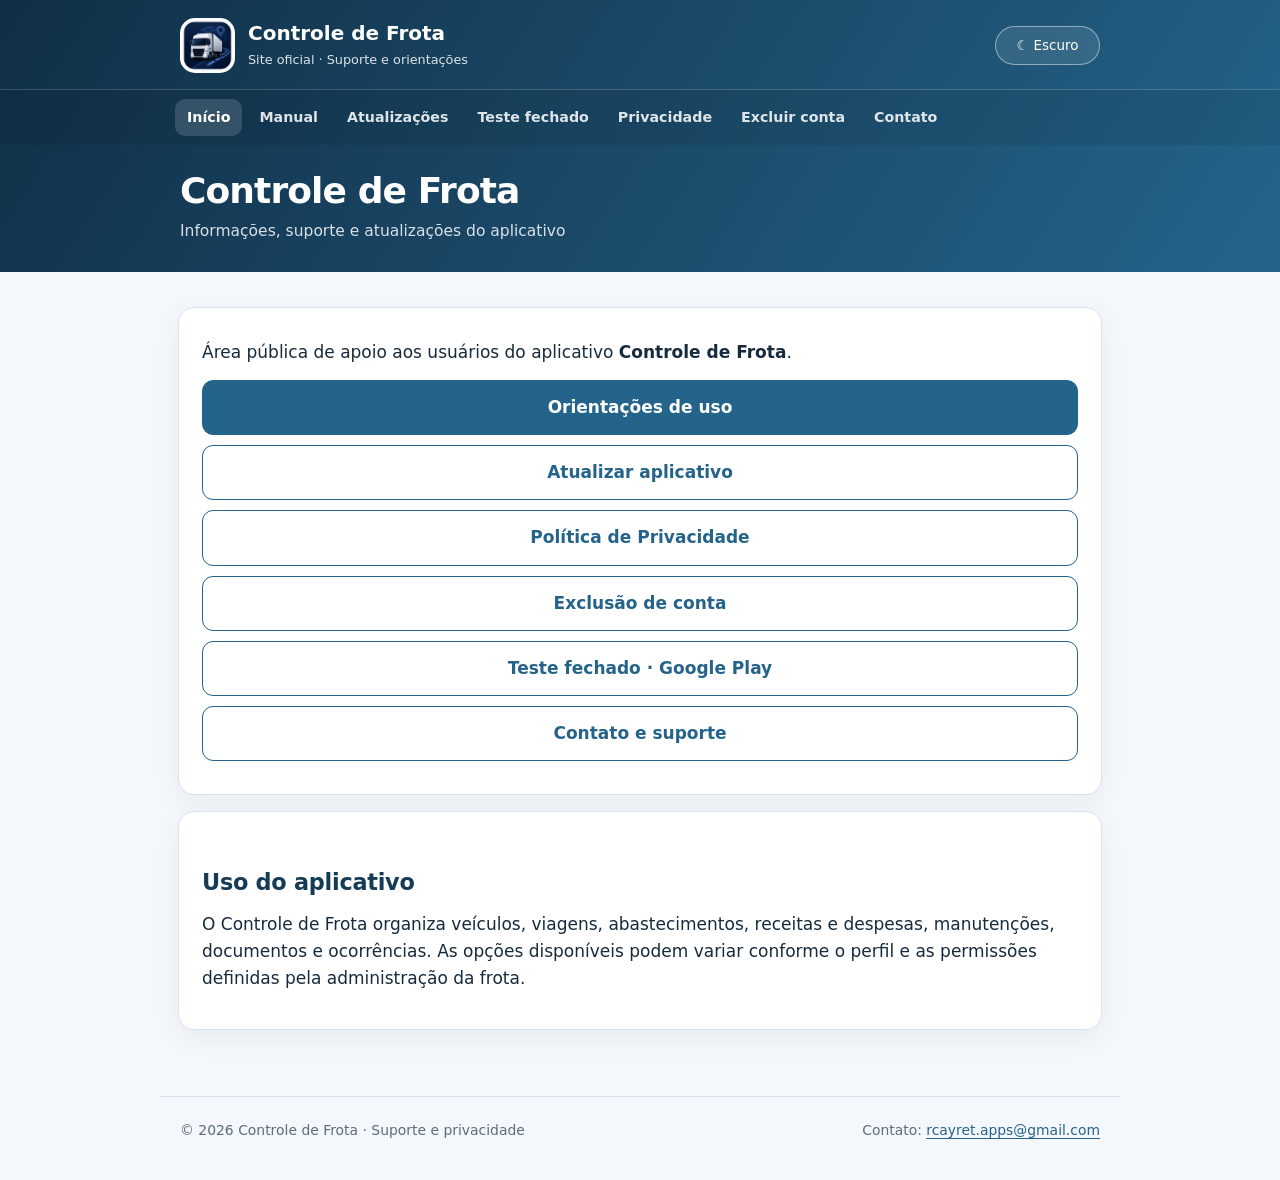
<file: index.html>
<!doctype html><html lang="pt-BR"><head><meta charset="utf-8"><meta name="viewport" content="width=device-width,initial-scale=1"><title>Controle de Frota</title><link rel="stylesheet" href="css/style.css">  <script src="assets/theme.js" defer></script>
</head><body>
<header class="site-header">
  <div class="header-inner">
    <a class="brand" href="" aria-label="Controle de Frota, início">
      <img src="assets/app_icon.png" alt="" width="55" height="55">
      <span><span class="brand-name">Controle de Frota</span><span class="brand-subtitle">Site oficial · Suporte e orientações</span></span>
    </a>
    <button type="button" class="theme-toggle" data-theme-toggle aria-label="Alternar tema" title="Alternar tema"><span class="theme-icon" aria-hidden="true">☾</span><span class="theme-label">Escuro</span></button>
  </div>
  <nav class="site-nav" aria-label="Navegação principal"><div class="site-nav-inner"><a href="" aria-current="page">Início</a> <a href="manual/">Manual</a> <a href="atualizar/">Atualizações</a> <a href="teste/">Teste fechado</a> <a href="privacidade/">Privacidade</a> <a href="excluir-conta/">Excluir conta</a> <a href="contato/">Contato</a></div></nav>
  <div class="page-heading"><h1>Controle de Frota</h1><p class="subtitle">Informações, suporte e atualizações do aplicativo</p></div>
</header>
<main>
<div class="card"><p>Área pública de apoio aos usuários do aplicativo <strong>Controle de Frota</strong>.</p>
<a class="button" href="manual/">Orientações de uso</a>
<a class="button secondary" href="atualizar/">Atualizar aplicativo</a>
<a class="button secondary" href="privacidade/">Política de Privacidade</a>
<a class="button secondary" href="excluir-conta/">Exclusão de conta</a>
<a class="button secondary" href="teste/">Teste fechado · Google Play</a>
<a class="button secondary" href="contato/">Contato e suporte</a></div>
<div class="card"><h2>Uso do aplicativo</h2><p>O Controle de Frota organiza veículos, viagens, abastecimentos, receitas e despesas, manutenções, documentos e ocorrências. As opções disponíveis podem variar conforme o perfil e as permissões definidas pela administração da frota.</p></div>
</main><footer id="footer"><div class="footer-inner"><span>© 2026 Controle de Frota · Suporte e privacidade</span><span>Contato: <a href="mailto:rcayret.apps@gmail.com">rcayret.apps@gmail.com</a></span></div></footer></body></html>
</file>
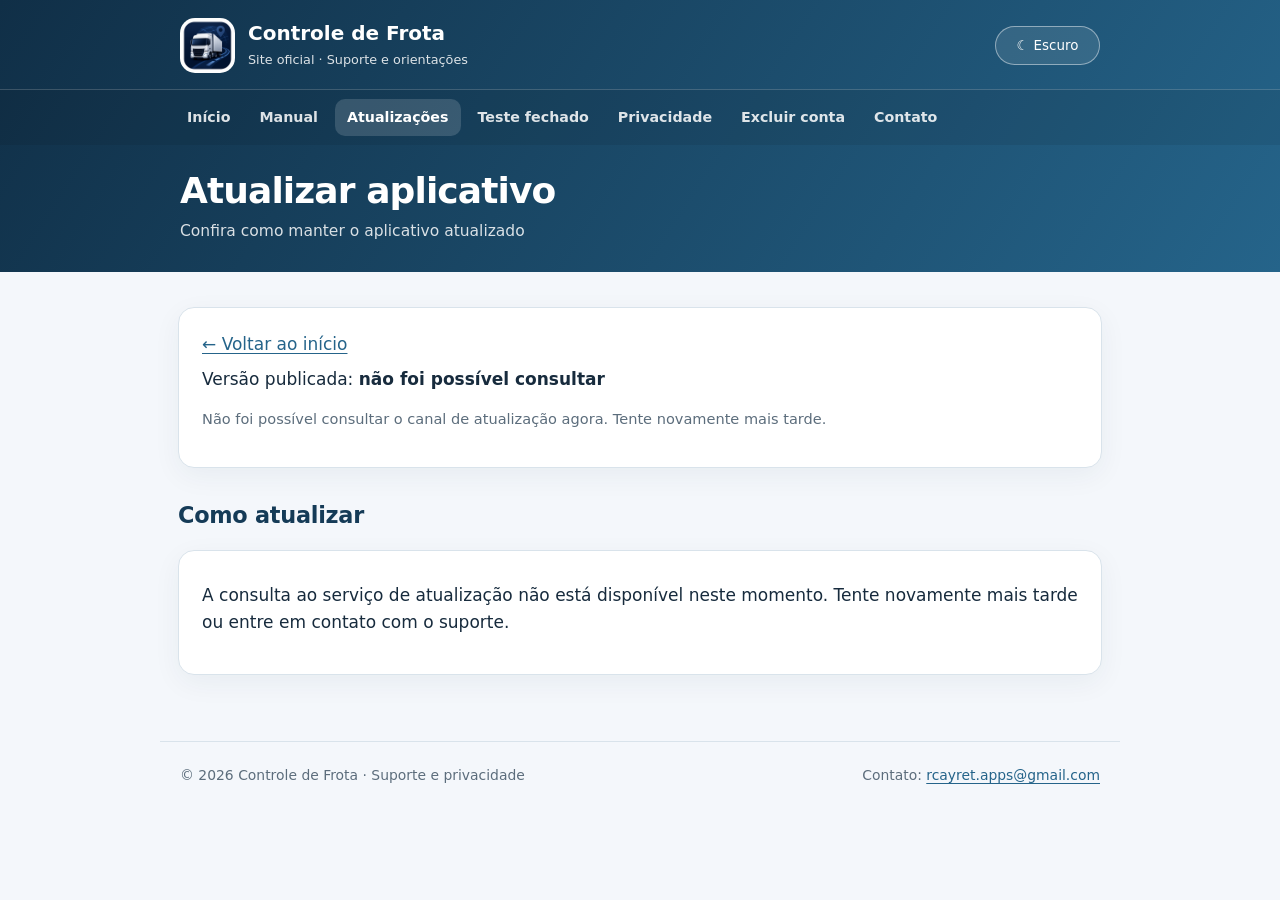
<file: atualizar/index.html>
<!doctype html>
<html lang="pt-BR">
<head>
  <meta charset="utf-8">
  <meta name="viewport" content="width=device-width,initial-scale=1">
  <title>Atualizar - Controle de Frota</title>
  <link rel="stylesheet" href="../css/style.css">
  <script src="../assets/release-service.js" defer></script>
  <script src="../assets/theme.js" defer></script>
</head>
<body>
<header class="site-header">
  <div class="header-inner">
    <a class="brand" href="../" aria-label="Controle de Frota, início">
      <img src="../assets/app_icon.png" alt="" width="55" height="55">
      <span><span class="brand-name">Controle de Frota</span><span class="brand-subtitle">Site oficial · Suporte e orientações</span></span>
    </a>
    <button type="button" class="theme-toggle" data-theme-toggle aria-label="Alternar tema" title="Alternar tema"><span class="theme-icon" aria-hidden="true">☾</span><span class="theme-label">Escuro</span></button>
  </div>
  <nav class="site-nav" aria-label="Navegação principal"><div class="site-nav-inner"><a href="../">Início</a> <a href="../manual/">Manual</a> <a href="../atualizar/" aria-current="page">Atualizações</a> <a href="../teste/">Teste fechado</a> <a href="../privacidade/">Privacidade</a> <a href="../excluir-conta/">Excluir conta</a> <a href="../contato/">Contato</a></div></nav>
  <div class="page-heading"><h1>Atualizar aplicativo</h1><p class="subtitle">Confira como manter o aplicativo atualizado</p></div>
</header>

<main>
  <div class="card">
    <a href="../">← Voltar ao início</a>
    <p>Versão publicada: <strong id="version">consultando...</strong></p>
    <p id="message" class="small" hidden></p>
    <p id="status" class="small">Consultando a versão disponível...</p>
    <a id="update-button" class="button disabled" href="#" hidden>Carregando...</a>
  </div>

  <h2 id="instructions-title">Como atualizar</h2>
  <div id="instructions" class="card">
    <p>Consultando o canal de distribuição...</p>
  </div>
</main>

<footer id="footer"><div class="footer-inner"><span>© 2026 Controle de Frota · Suporte e privacidade</span><span>Contato: <a href="mailto:rcayret.apps@gmail.com">rcayret.apps@gmail.com</a></span></div></footer>

<script>
window.addEventListener('DOMContentLoaded', async () => {
  const version = document.getElementById('version');
  const message = document.getElementById('message');
  const status = document.getElementById('status');
  const button = document.getElementById('update-button');
  const instructions = document.getElementById('instructions');

  const showButton = (href, text) => {
    button.href = href;
    button.textContent = text;
    button.classList.remove('disabled');
    button.hidden = false;
  };

  try {
    const c = await window.ControleFrotaReleaseService.load();

    version.textContent = `${c.latest_version || '-'} (build ${c.latest_build ?? '-'})`;

    if (c.update_message) {
      message.textContent = c.update_message;
      message.hidden = false;
    }

    const channel = (c.distribution_channel || 'manual_apk').toLowerCase();

    if (channel === 'google_play') {
      const playUrl = c.play_store_url || window.ControleFrotaReleaseService.playStoreUrl;

      status.textContent = c.force_update
        ? 'Há uma atualização obrigatória disponível no Google Play.'
        : 'As atualizações deste aplicativo são distribuídas pelo Google Play.';

      showButton(playUrl, 'Abrir no Google Play');

      instructions.innerHTML = `
        <ol>
          <li>Toque em <strong>Abrir no Google Play</strong>.</li>
          <li>Se o botão <strong>Atualizar</strong> estiver disponível, toque nele.</li>
          <li>Aguarde o Google Play concluir a atualização.</li>
        </ol>
        <div class="note">
          Sempre que possível, sincronize registros offline pendentes antes de atualizar.
          A atualização pelo Google Play é instalada sobre a versão existente.
        </div>
      `;
    } else {
      status.textContent = c.force_update
        ? 'Esta atualização foi marcada como obrigatória.'
        : 'Esta é a versão mais recente informada pelo sistema.';

      showButton(window.ControleFrotaReleaseService.latestApkUrl, 'Baixar versão mais recente');

      instructions.innerHTML = `
        <ol>
          <li>Toque em <strong>Baixar versão mais recente</strong>.</li>
          <li>Abra o arquivo APK no Android.</li>
          <li>Autorize a instalação/atualização quando solicitado.</li>
          <li>Instale <strong>por cima da versão existente</strong>.</li>
        </ol>
        <div class="note warning">
          <strong>Não desinstale a versão anterior</strong> se houver registros offline
          pendentes de sincronização.
        </div>
      `;
    }
  } catch (e) {
    version.textContent = 'não foi possível consultar';
    status.textContent = 'Não foi possível consultar o canal de atualização agora. Tente novamente mais tarde.';
    button.hidden = true;
    instructions.innerHTML = `
      <p>
        A consulta ao serviço de atualização não está disponível neste momento.
        Tente novamente mais tarde ou entre em contato com o suporte.
      </p>
    `;
    console.error(e);
  }
});
</script>
</body>
</html>
</file>
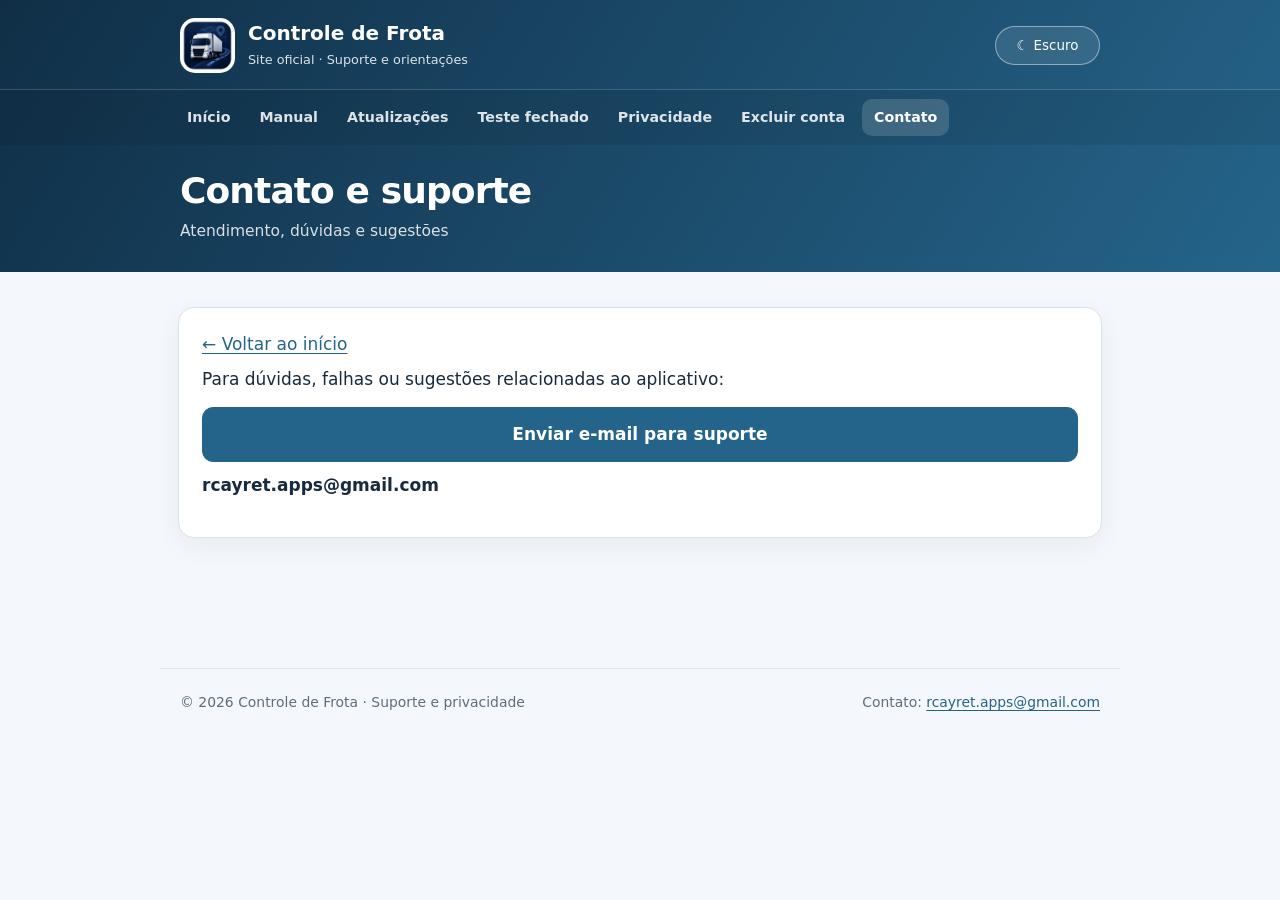
<file: contato/index.html>
<!doctype html><html lang="pt-BR"><head><meta charset="utf-8"><meta name="viewport" content="width=device-width,initial-scale=1"><title>Contato - Controle de Frota</title><link rel="stylesheet" href="../css/style.css">  <script src="../assets/theme.js" defer></script>
</head><body>
<header class="site-header">
  <div class="header-inner">
    <a class="brand" href="../" aria-label="Controle de Frota, início">
      <img src="../assets/app_icon.png" alt="" width="55" height="55">
      <span><span class="brand-name">Controle de Frota</span><span class="brand-subtitle">Site oficial · Suporte e orientações</span></span>
    </a>
    <button type="button" class="theme-toggle" data-theme-toggle aria-label="Alternar tema" title="Alternar tema"><span class="theme-icon" aria-hidden="true">☾</span><span class="theme-label">Escuro</span></button>
  </div>
  <nav class="site-nav" aria-label="Navegação principal"><div class="site-nav-inner"><a href="../">Início</a> <a href="../manual/">Manual</a> <a href="../atualizar/">Atualizações</a> <a href="../teste/">Teste fechado</a> <a href="../privacidade/">Privacidade</a> <a href="../excluir-conta/">Excluir conta</a> <a href="../contato/" aria-current="page">Contato</a></div></nav>
  <div class="page-heading"><h1>Contato e suporte</h1><p class="subtitle">Atendimento, dúvidas e sugestões</p></div>
</header><main><div class="card"><a href="../">← Voltar ao início</a><p>Para dúvidas, falhas ou sugestões relacionadas ao aplicativo:</p><a class="button" href="mailto:rcayret.apps@gmail.com?subject=Controle%20de%20Frota%20-%20Suporte">Enviar e-mail para suporte</a><p><strong>rcayret.apps@gmail.com</strong></p></div></main><footer id="footer"><div class="footer-inner"><span>© 2026 Controle de Frota · Suporte e privacidade</span><span>Contato: <a href="mailto:rcayret.apps@gmail.com">rcayret.apps@gmail.com</a></span></div></footer></body></html>
</file>
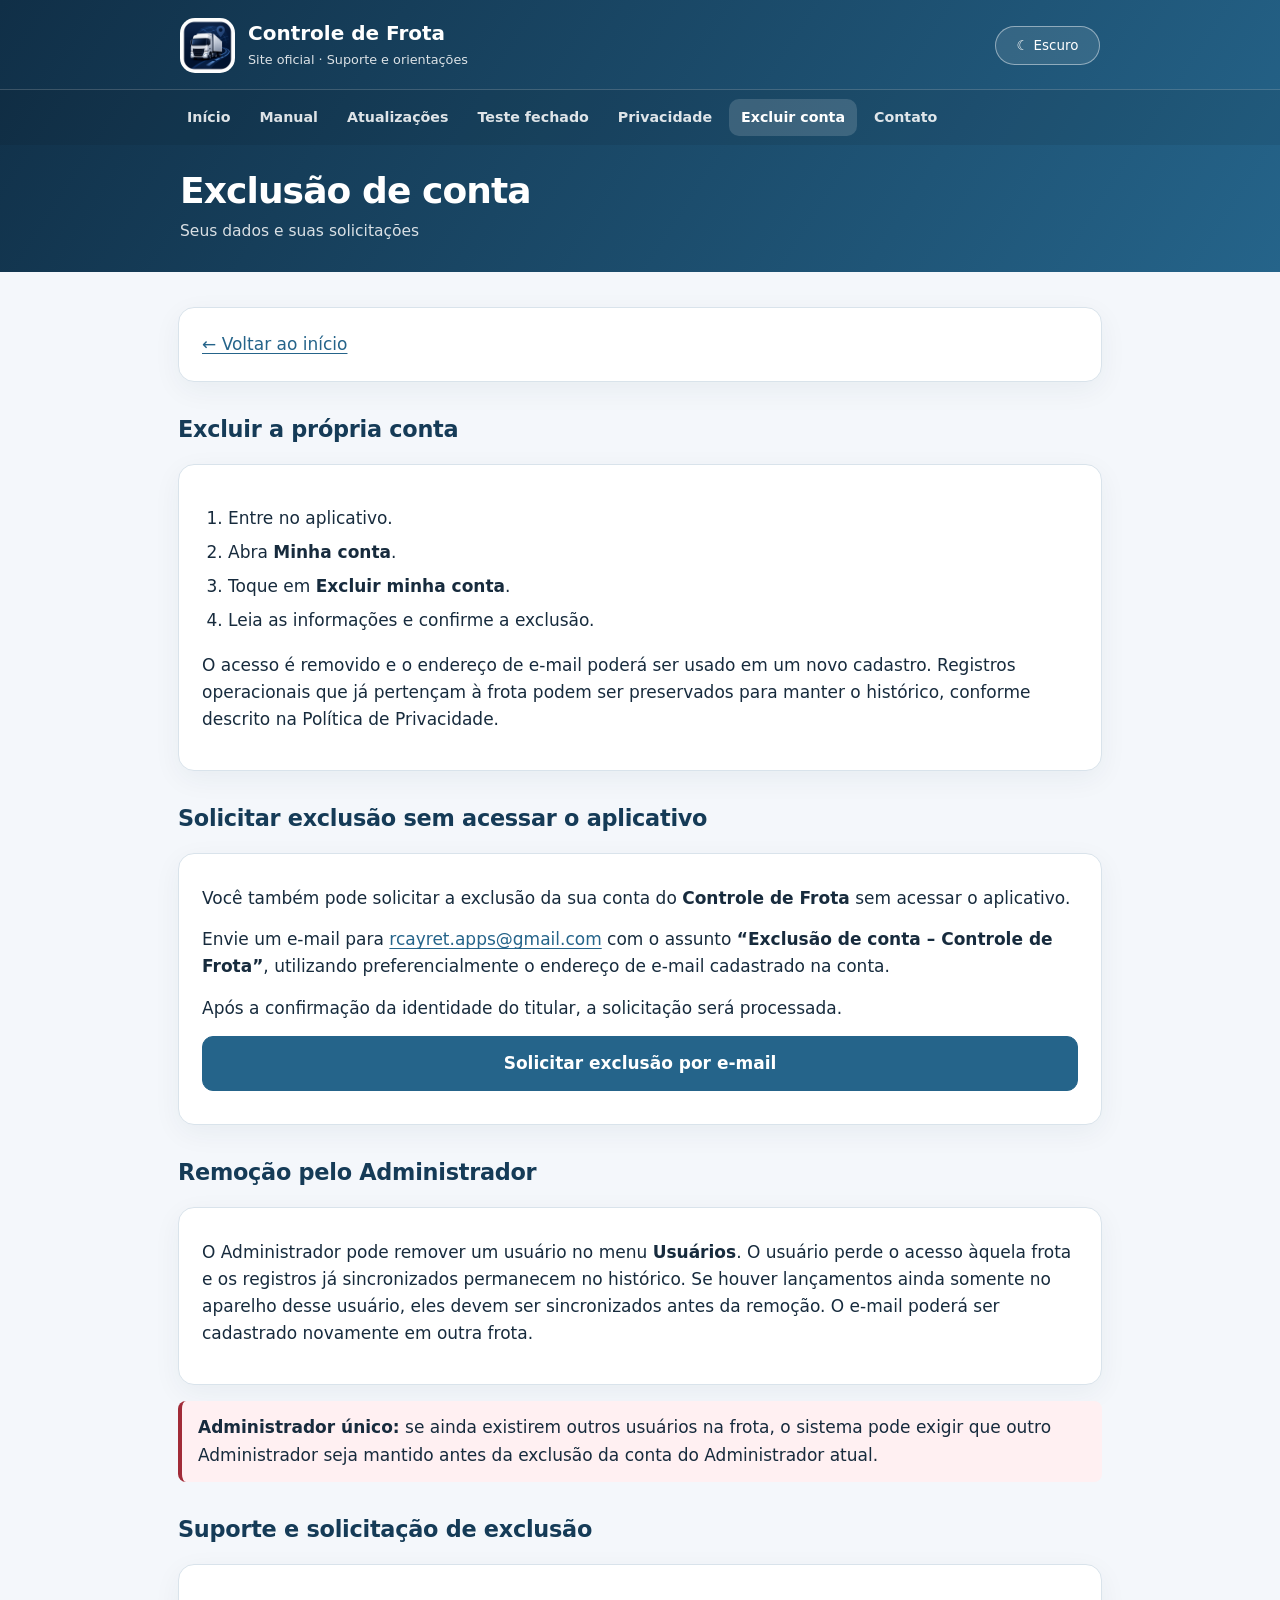
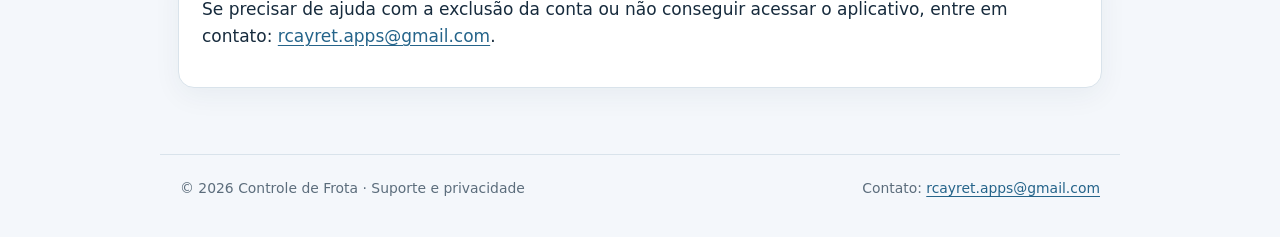
<file: excluir-conta/index.html>
<!doctype html>
<html lang="pt-BR">
<head>
  <meta charset="utf-8">
  <meta name="viewport" content="width=device-width,initial-scale=1">
  <title>Exclusão de conta - Controle de Frota</title>
  <link rel="stylesheet" href="../css/style.css">
  <script src="../assets/theme.js" defer></script>
</head>
<body>
<header class="site-header">
  <div class="header-inner">
    <a class="brand" href="../" aria-label="Controle de Frota, início">
      <img src="../assets/app_icon.png" alt="" width="55" height="55">
      <span><span class="brand-name">Controle de Frota</span><span class="brand-subtitle">Site oficial · Suporte e orientações</span></span>
    </a>
    <button type="button" class="theme-toggle" data-theme-toggle aria-label="Alternar tema" title="Alternar tema"><span class="theme-icon" aria-hidden="true">☾</span><span class="theme-label">Escuro</span></button>
  </div>
  <nav class="site-nav" aria-label="Navegação principal"><div class="site-nav-inner"><a href="../">Início</a> <a href="../manual/">Manual</a> <a href="../atualizar/">Atualizações</a> <a href="../teste/">Teste fechado</a> <a href="../privacidade/">Privacidade</a> <a href="../excluir-conta/" aria-current="page">Excluir conta</a> <a href="../contato/">Contato</a></div></nav>
  <div class="page-heading"><h1>Exclusão de conta</h1><p class="subtitle">Seus dados e suas solicitações</p></div>
</header>
<main>
  <div class="card"><a href="../">← Voltar ao início</a></div>

  <h2>Excluir a própria conta</h2>
  <div class="card">
    <ol>
      <li>Entre no aplicativo.</li>
      <li>Abra <strong>Minha conta</strong>.</li>
      <li>Toque em <strong>Excluir minha conta</strong>.</li>
      <li>Leia as informações e confirme a exclusão.</li>
    </ol>
    <p>
      O acesso é removido e o endereço de e-mail poderá ser usado em um novo cadastro.
      Registros operacionais que já pertençam à frota podem ser preservados para manter
      o histórico, conforme descrito na Política de Privacidade.
    </p>
  </div>

  <h2>Solicitar exclusão sem acessar o aplicativo</h2>
  <div class="card">
    <p>
      Você também pode solicitar a exclusão da sua conta do <strong>Controle de Frota</strong>
      sem acessar o aplicativo.
    </p>
    <p>
      Envie um e-mail para
      <a href="mailto:rcayret.apps@gmail.com?subject=Exclus%C3%A3o%20de%20conta%20-%20Controle%20de%20Frota">rcayret.apps@gmail.com</a>
      com o assunto <strong>“Exclusão de conta – Controle de Frota”</strong>,
      utilizando preferencialmente o endereço de e-mail cadastrado na conta.
    </p>
    <p>Após a confirmação da identidade do titular, a solicitação será processada.</p>
    <a class="button"
       href="mailto:rcayret.apps@gmail.com?subject=Exclus%C3%A3o%20de%20conta%20-%20Controle%20de%20Frota">
      Solicitar exclusão por e-mail
    </a>
  </div>

  <h2>Remoção pelo Administrador</h2>
  <div class="card">
    <p>
      O Administrador pode remover um usuário no menu <strong>Usuários</strong>.
      O usuário perde o acesso àquela frota e os registros já sincronizados permanecem
      no histórico. Se houver lançamentos ainda somente no aparelho desse usuário,
      eles devem ser sincronizados antes da remoção. O e-mail poderá ser cadastrado
      novamente em outra frota.
    </p>
  </div>

  <div class="note warning">
    <strong>Administrador único:</strong> se ainda existirem outros usuários na frota,
    o sistema pode exigir que outro Administrador seja mantido antes da exclusão da
    conta do Administrador atual.
  </div>

  <h2>Suporte e solicitação de exclusão</h2>
  <div class="card">
    <p>
      Se precisar de ajuda com a exclusão da conta ou não conseguir acessar o aplicativo,
      entre em contato: <a href="mailto:rcayret.apps@gmail.com">rcayret.apps@gmail.com</a>.
    </p>
  </div>
</main>
<footer id="footer"><div class="footer-inner"><span>© 2026 Controle de Frota · Suporte e privacidade</span><span>Contato: <a href="mailto:rcayret.apps@gmail.com">rcayret.apps@gmail.com</a></span></div></footer>
</body>
</html>
</file>
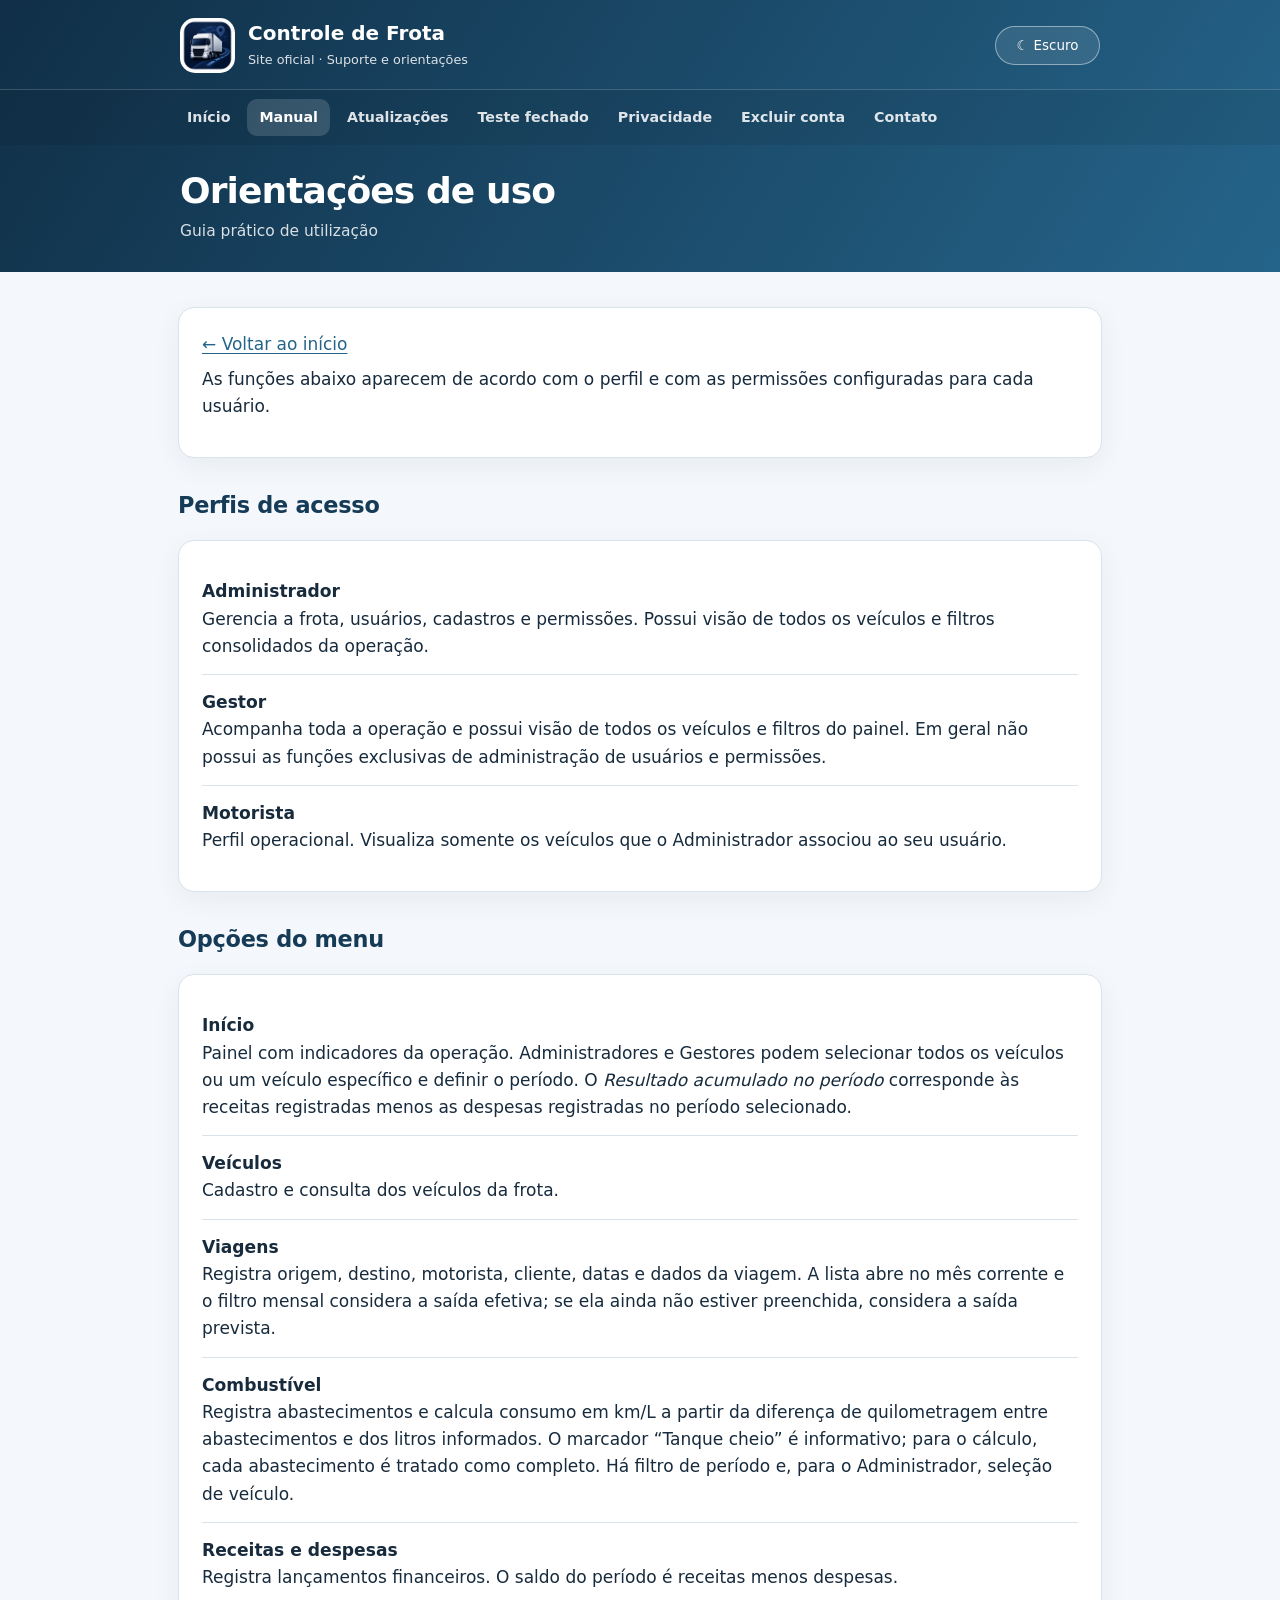
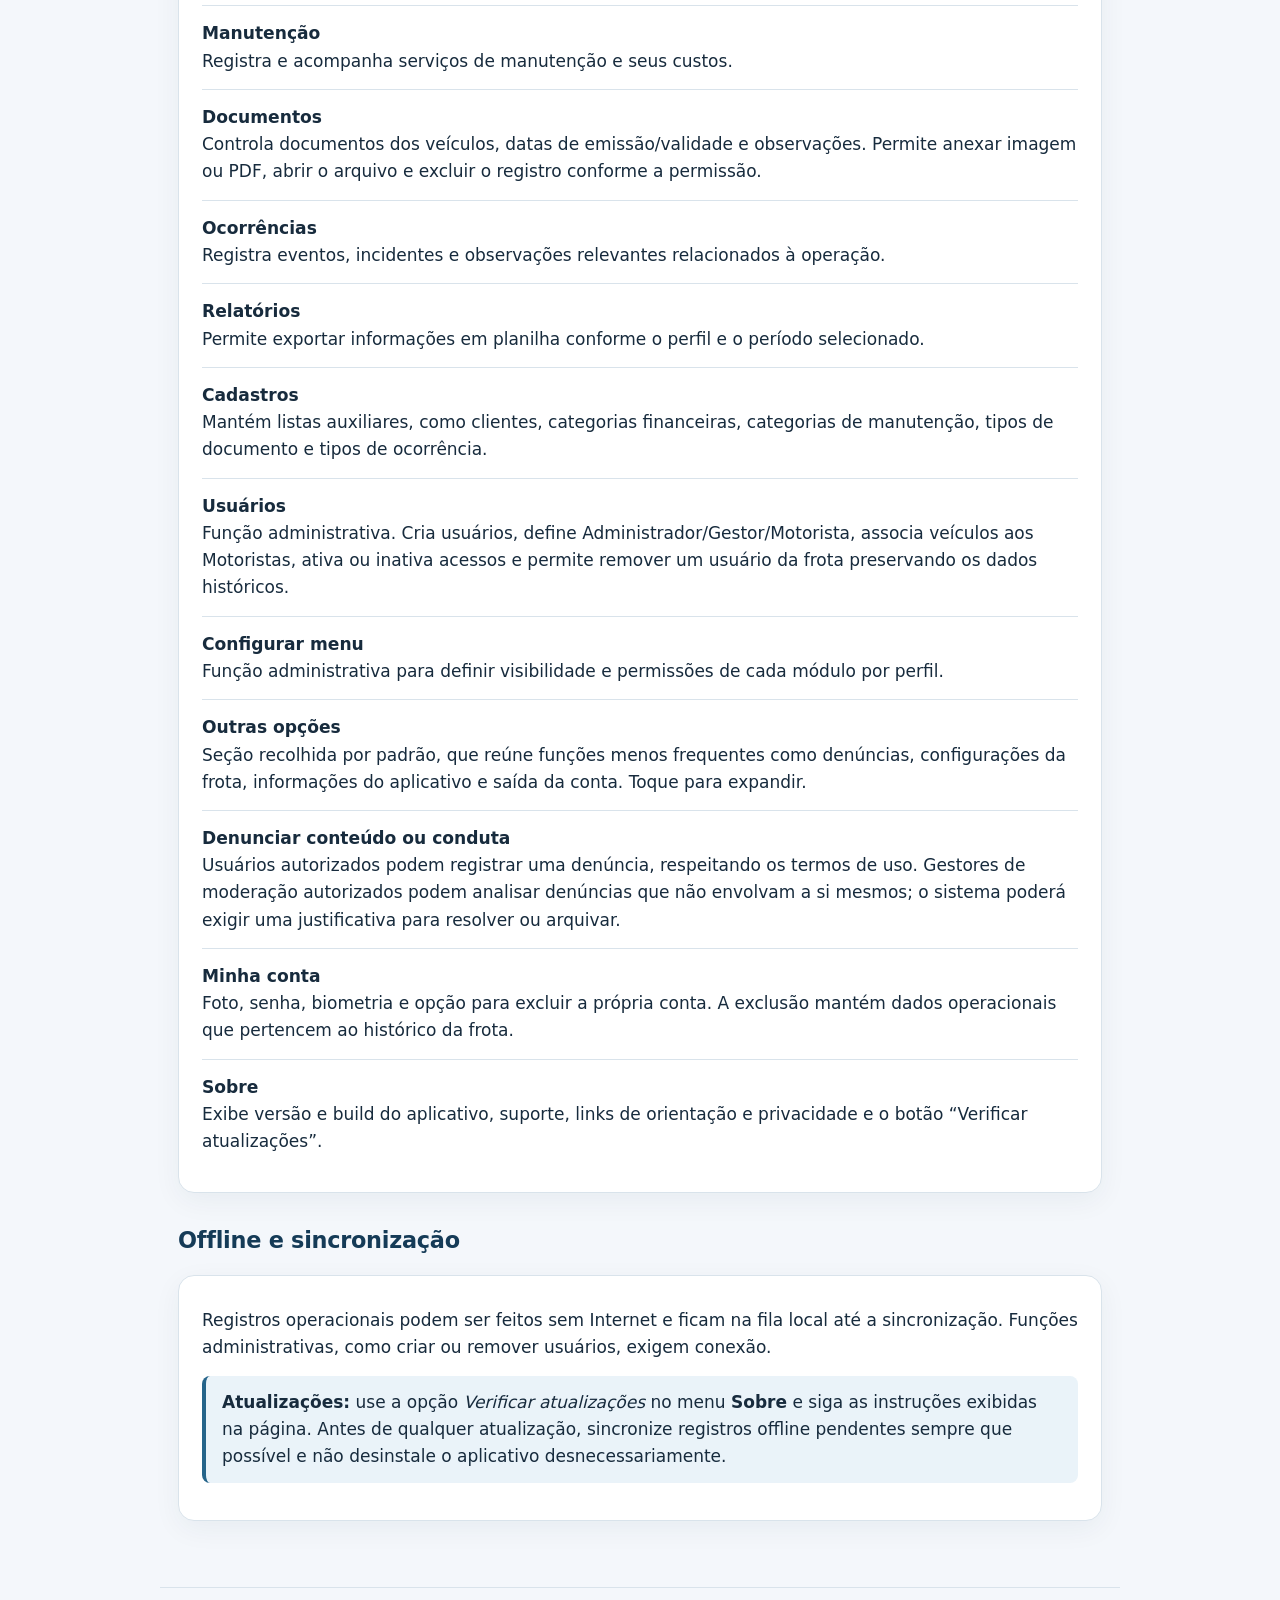
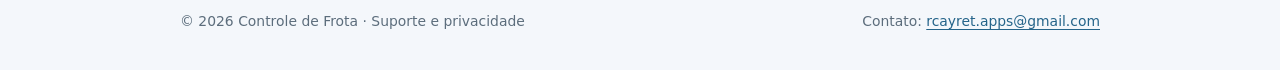
<file: manual/index.html>
<!doctype html><html lang="pt-BR"><head><meta charset="utf-8"><meta name="viewport" content="width=device-width,initial-scale=1"><title>Orientações de uso - Controle de Frota</title><link rel="stylesheet" href="../css/style.css">  <script src="../assets/theme.js" defer></script>
</head><body>
<header class="site-header">
  <div class="header-inner">
    <a class="brand" href="../" aria-label="Controle de Frota, início">
      <img src="../assets/app_icon.png" alt="" width="55" height="55">
      <span><span class="brand-name">Controle de Frota</span><span class="brand-subtitle">Site oficial · Suporte e orientações</span></span>
    </a>
    <button type="button" class="theme-toggle" data-theme-toggle aria-label="Alternar tema" title="Alternar tema"><span class="theme-icon" aria-hidden="true">☾</span><span class="theme-label">Escuro</span></button>
  </div>
  <nav class="site-nav" aria-label="Navegação principal"><div class="site-nav-inner"><a href="../">Início</a> <a href="../manual/" aria-current="page">Manual</a> <a href="../atualizar/">Atualizações</a> <a href="../teste/">Teste fechado</a> <a href="../privacidade/">Privacidade</a> <a href="../excluir-conta/">Excluir conta</a> <a href="../contato/">Contato</a></div></nav>
  <div class="page-heading"><h1>Orientações de uso</h1><p class="subtitle">Guia prático de utilização</p></div>
</header>
<main>
<div class="card"><a href="../">← Voltar ao início</a><p>As funções abaixo aparecem de acordo com o perfil e com as permissões configuradas para cada usuário.</p></div>
<h2>Perfis de acesso</h2><div class="card">
<div class="menu-item"><strong>Administrador</strong>Gerencia a frota, usuários, cadastros e permissões. Possui visão de todos os veículos e filtros consolidados da operação.</div>
<div class="menu-item"><strong>Gestor</strong>Acompanha toda a operação e possui visão de todos os veículos e filtros do painel. Em geral não possui as funções exclusivas de administração de usuários e permissões.</div>
<div class="menu-item"><strong>Motorista</strong>Perfil operacional. Visualiza somente os veículos que o Administrador associou ao seu usuário.</div>
</div>
<h2>Opções do menu</h2><div class="card">
<div class="menu-item"><strong>Início</strong>Painel com indicadores da operação. Administradores e Gestores podem selecionar todos os veículos ou um veículo específico e definir o período. O <em>Resultado acumulado no período</em> corresponde às receitas registradas menos as despesas registradas no período selecionado.</div>
<div class="menu-item"><strong>Veículos</strong>Cadastro e consulta dos veículos da frota.</div>
<div class="menu-item"><strong>Viagens</strong>Registra origem, destino, motorista, cliente, datas e dados da viagem. A lista abre no mês corrente e o filtro mensal considera a saída efetiva; se ela ainda não estiver preenchida, considera a saída prevista.</div>
<div class="menu-item"><strong>Combustível</strong>Registra abastecimentos e calcula consumo em km/L a partir da diferença de quilometragem entre abastecimentos e dos litros informados. O marcador “Tanque cheio” é informativo; para o cálculo, cada abastecimento é tratado como completo. Há filtro de período e, para o Administrador, seleção de veículo.</div>
<div class="menu-item"><strong>Receitas e despesas</strong>Registra lançamentos financeiros. O saldo do período é receitas menos despesas.</div>
<div class="menu-item"><strong>Manutenção</strong>Registra e acompanha serviços de manutenção e seus custos.</div>
<div class="menu-item"><strong>Documentos</strong>Controla documentos dos veículos, datas de emissão/validade e observações. Permite anexar imagem ou PDF, abrir o arquivo e excluir o registro conforme a permissão.</div>
<div class="menu-item"><strong>Ocorrências</strong>Registra eventos, incidentes e observações relevantes relacionados à operação.</div>
<div class="menu-item"><strong>Relatórios</strong>Permite exportar informações em planilha conforme o perfil e o período selecionado.</div>
<div class="menu-item"><strong>Cadastros</strong>Mantém listas auxiliares, como clientes, categorias financeiras, categorias de manutenção, tipos de documento e tipos de ocorrência.</div>
<div class="menu-item"><strong>Usuários</strong>Função administrativa. Cria usuários, define Administrador/Gestor/Motorista, associa veículos aos Motoristas, ativa ou inativa acessos e permite remover um usuário da frota preservando os dados históricos.</div>
<div class="menu-item"><strong>Configurar menu</strong>Função administrativa para definir visibilidade e permissões de cada módulo por perfil.</div>
<div class="menu-item"><strong>Outras opções</strong>Seção recolhida por padrão, que reúne funções menos frequentes como denúncias, configurações da frota, informações do aplicativo e saída da conta. Toque para expandir.</div>
<div class="menu-item"><strong>Denunciar conteúdo ou conduta</strong>Usuários autorizados podem registrar uma denúncia, respeitando os termos de uso. Gestores de moderação autorizados podem analisar denúncias que não envolvam a si mesmos; o sistema poderá exigir uma justificativa para resolver ou arquivar.</div>
<div class="menu-item"><strong>Minha conta</strong>Foto, senha, biometria e opção para excluir a própria conta. A exclusão mantém dados operacionais que pertencem ao histórico da frota.</div>
<div class="menu-item"><strong>Sobre</strong>Exibe versão e build do aplicativo, suporte, links de orientação e privacidade e o botão “Verificar atualizações”.</div>
</div>
<h2>Offline e sincronização</h2><div class="card"><p>Registros operacionais podem ser feitos sem Internet e ficam na fila local até a sincronização. Funções administrativas, como criar ou remover usuários, exigem conexão.</p><div class="note"><strong>Atualizações:</strong> use a opção <em>Verificar atualizações</em> no menu <strong>Sobre</strong> e siga as instruções exibidas na página. Antes de qualquer atualização, sincronize registros offline pendentes sempre que possível e não desinstale o aplicativo desnecessariamente.</div></div>
</main><footer id="footer"><div class="footer-inner"><span>© 2026 Controle de Frota · Suporte e privacidade</span><span>Contato: <a href="mailto:rcayret.apps@gmail.com">rcayret.apps@gmail.com</a></span></div></footer></body></html>
</file>
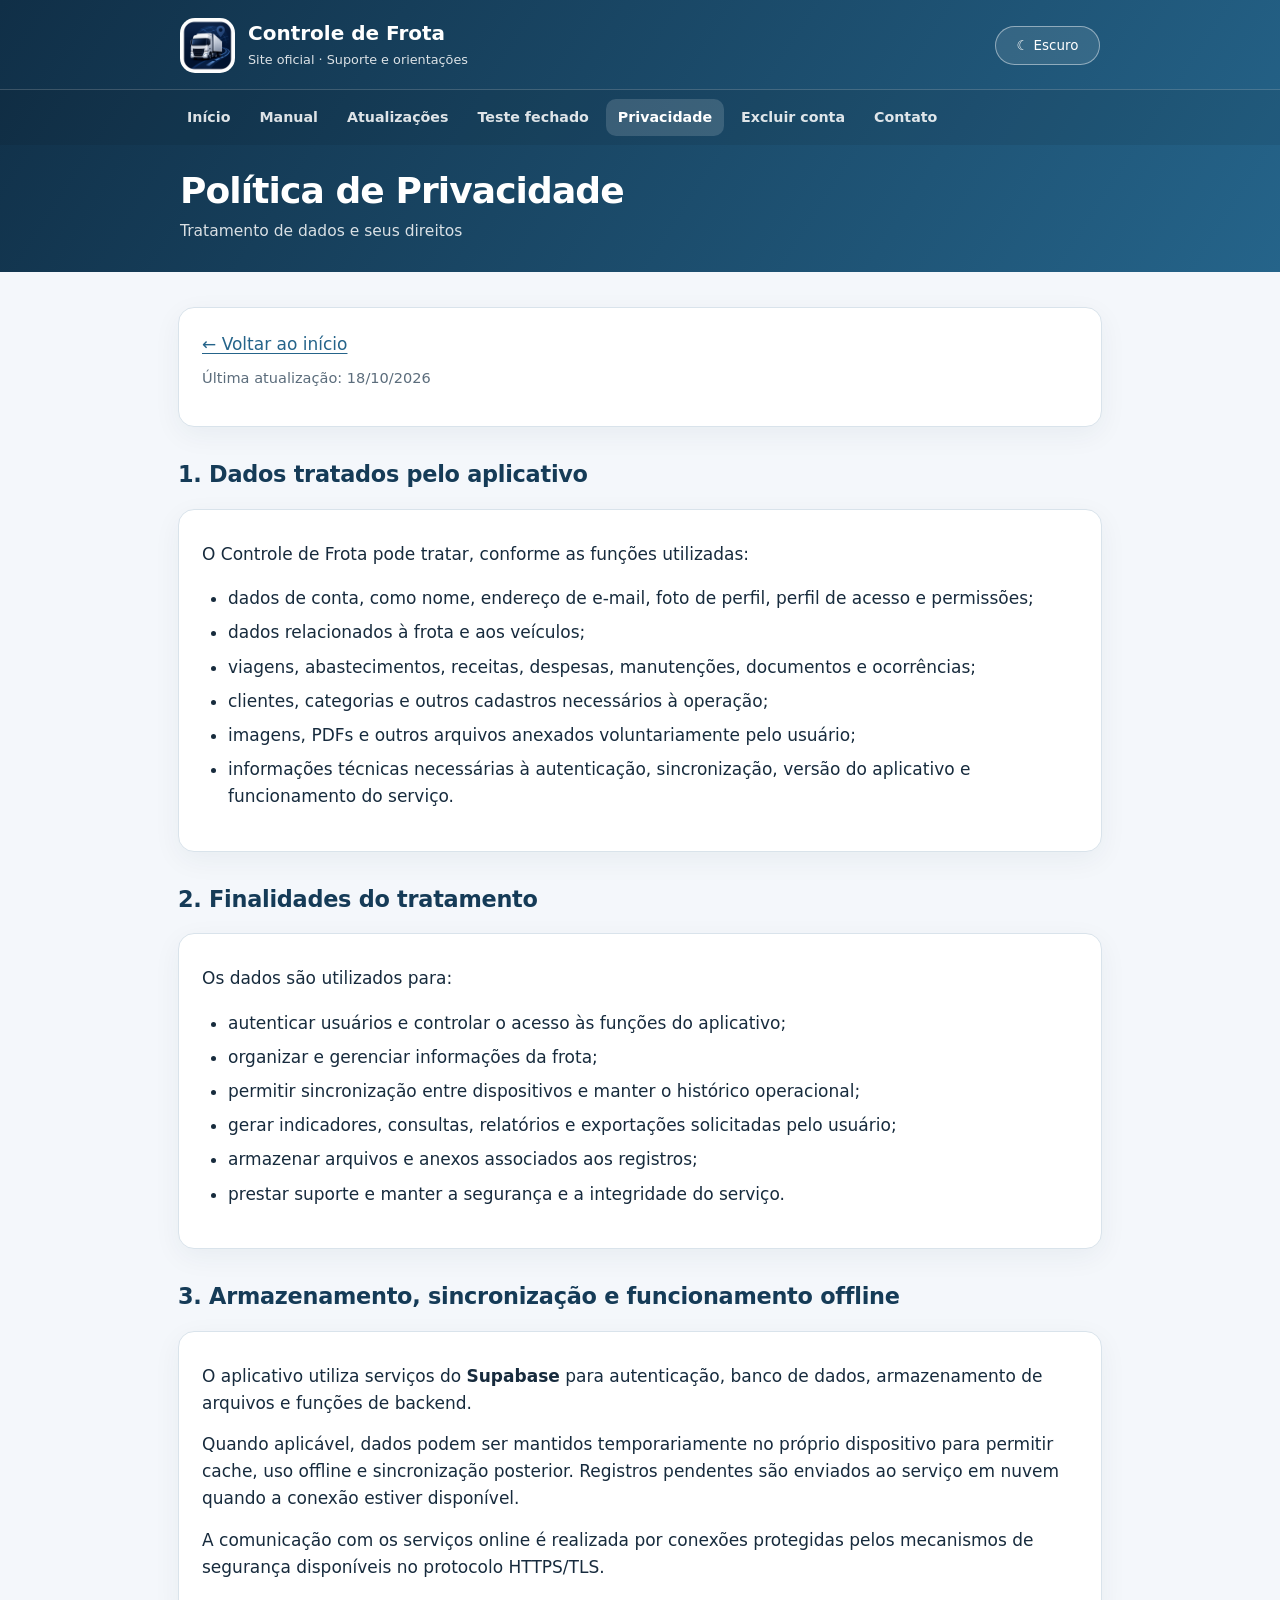
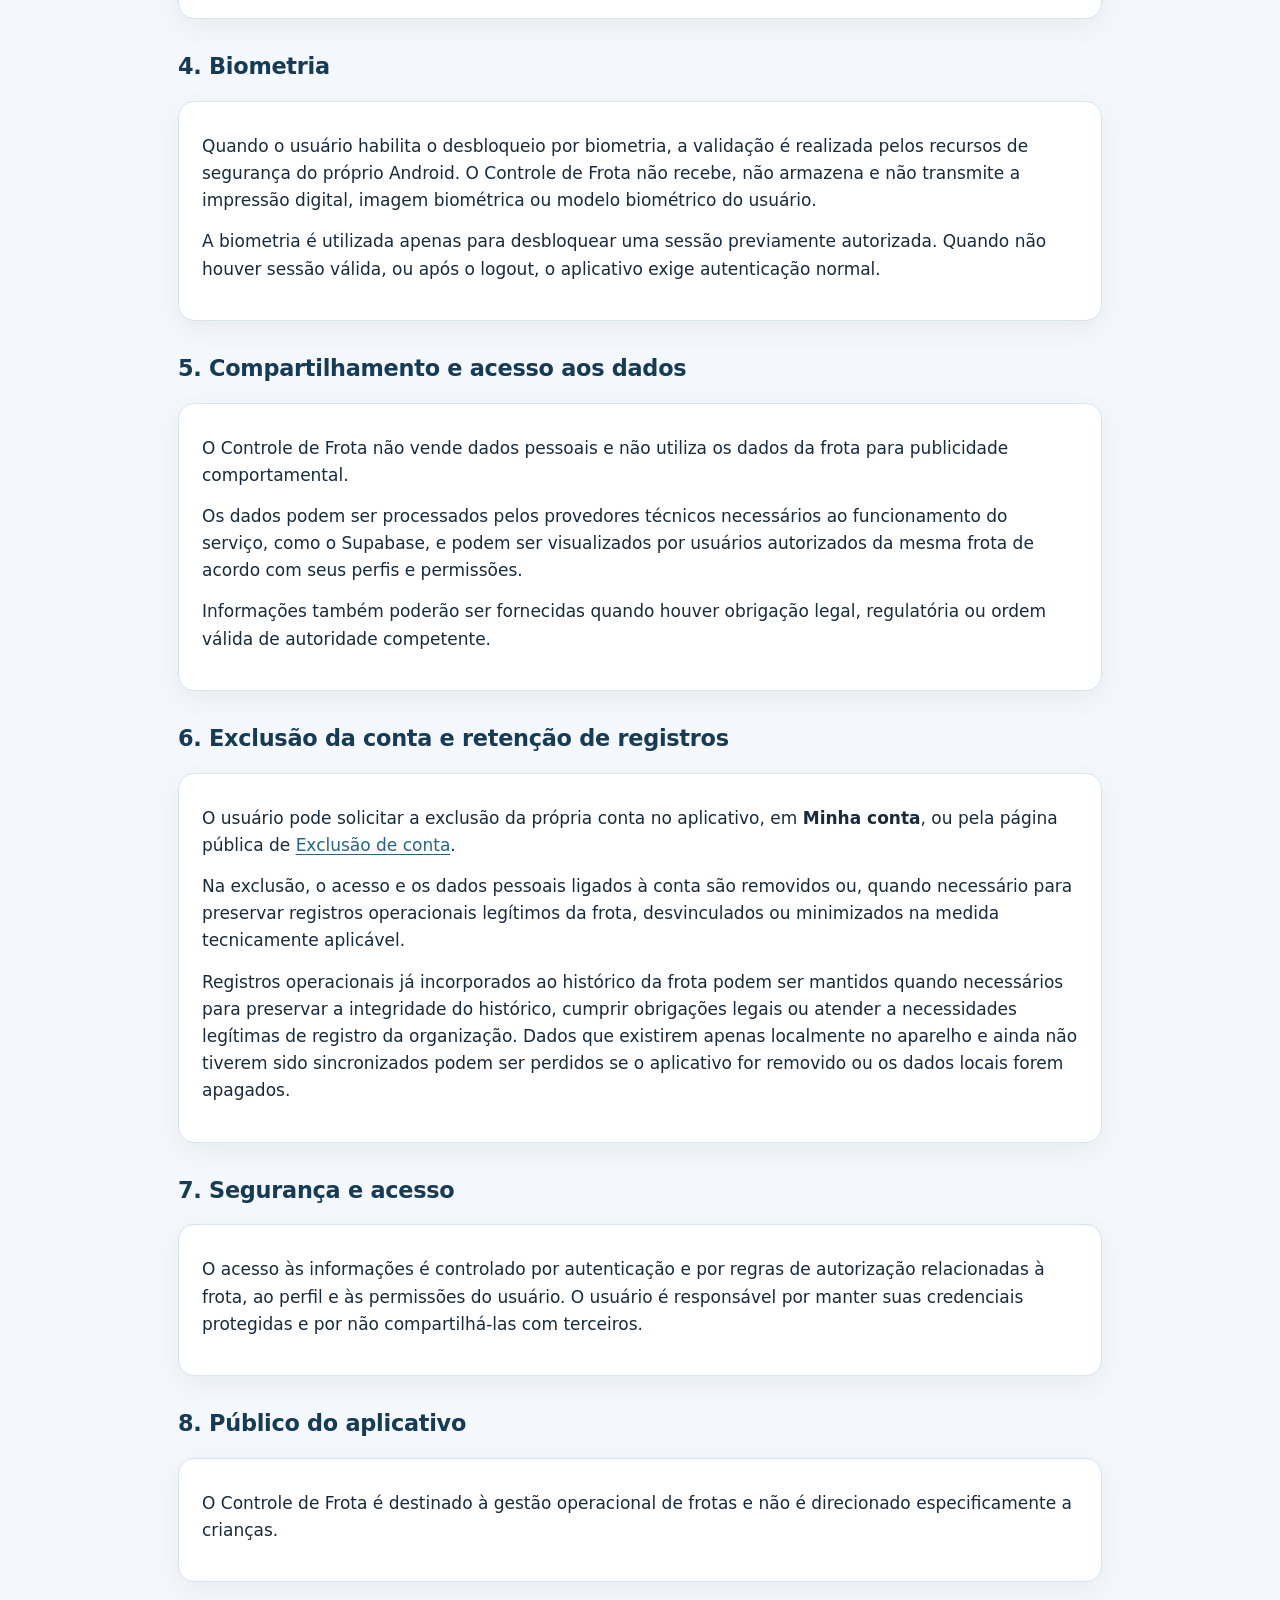
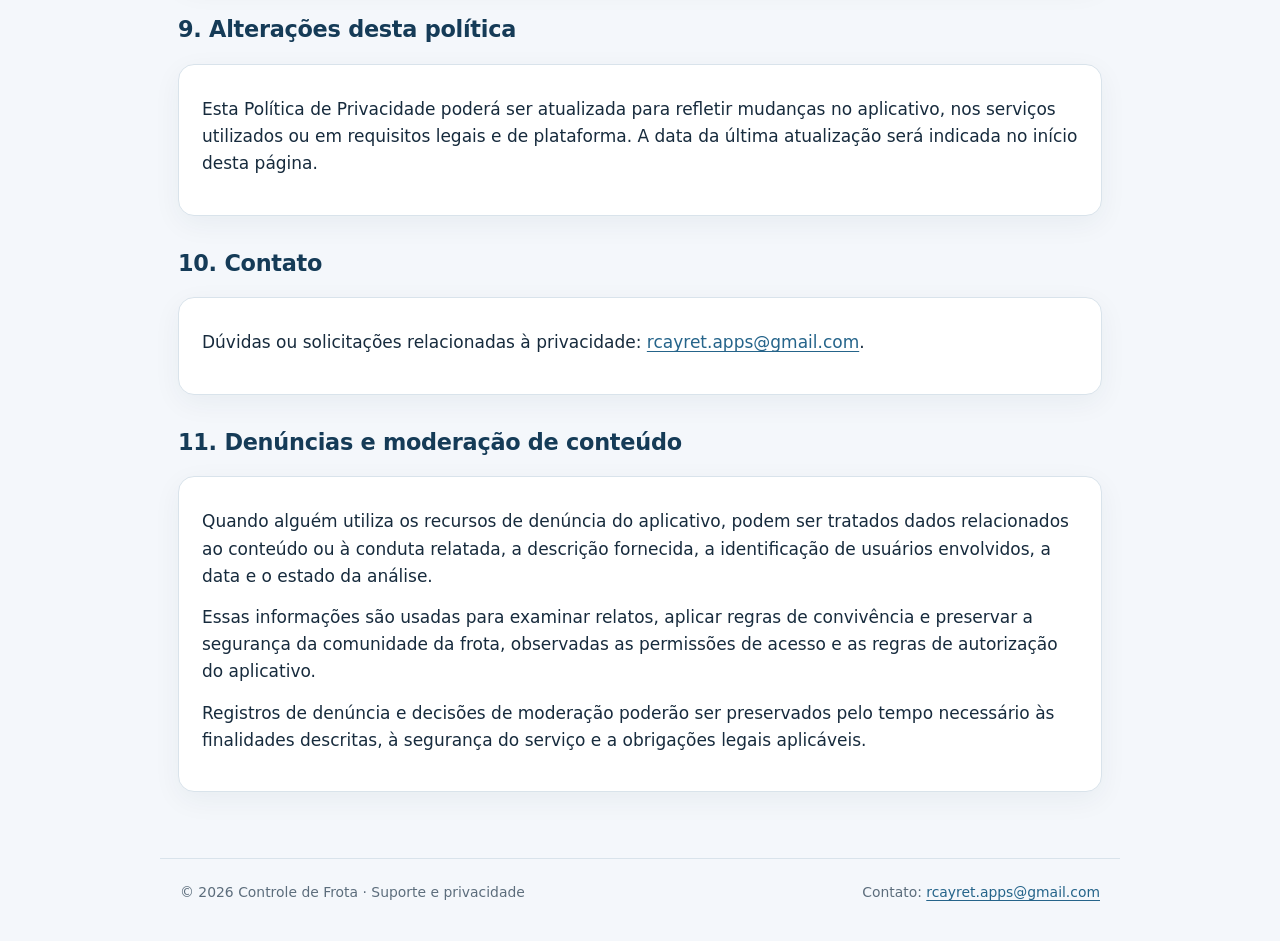
<file: privacidade/index.html>
<!doctype html>
<html lang="pt-BR">
<head>
  <meta charset="utf-8">
  <meta name="viewport" content="width=device-width,initial-scale=1">
  <title>Política de Privacidade - Controle de Frota</title>
  <link rel="stylesheet" href="../css/style.css">
  <script src="../assets/theme.js" defer></script>
</head>
<body>
<header class="site-header">
  <div class="header-inner">
    <a class="brand" href="../" aria-label="Controle de Frota, início">
      <img src="../assets/app_icon.png" alt="" width="55" height="55">
      <span><span class="brand-name">Controle de Frota</span><span class="brand-subtitle">Site oficial · Suporte e orientações</span></span>
    </a>
    <button type="button" class="theme-toggle" data-theme-toggle aria-label="Alternar tema" title="Alternar tema"><span class="theme-icon" aria-hidden="true">☾</span><span class="theme-label">Escuro</span></button>
  </div>
  <nav class="site-nav" aria-label="Navegação principal"><div class="site-nav-inner"><a href="../">Início</a> <a href="../manual/">Manual</a> <a href="../atualizar/">Atualizações</a> <a href="../teste/">Teste fechado</a> <a href="../privacidade/" aria-current="page">Privacidade</a> <a href="../excluir-conta/">Excluir conta</a> <a href="../contato/">Contato</a></div></nav>
  <div class="page-heading"><h1>Política de Privacidade</h1><p class="subtitle">Tratamento de dados e seus direitos</p></div>
</header>

<main>
  <div class="card">
    <a href="../">← Voltar ao início</a>
    <p class="small">Última atualização: 18/10/2026</p>
  </div>

  <h2>1. Dados tratados pelo aplicativo</h2>
  <div class="card">
    <p>O Controle de Frota pode tratar, conforme as funções utilizadas:</p>
    <ul>
      <li>dados de conta, como nome, endereço de e-mail, foto de perfil, perfil de acesso e permissões;</li>
      <li>dados relacionados à frota e aos veículos;</li>
      <li>viagens, abastecimentos, receitas, despesas, manutenções, documentos e ocorrências;</li>
      <li>clientes, categorias e outros cadastros necessários à operação;</li>
      <li>imagens, PDFs e outros arquivos anexados voluntariamente pelo usuário;</li>
      <li>informações técnicas necessárias à autenticação, sincronização, versão do aplicativo e funcionamento do serviço.</li>
    </ul>
  </div>

  <h2>2. Finalidades do tratamento</h2>
  <div class="card">
    <p>Os dados são utilizados para:</p>
    <ul>
      <li>autenticar usuários e controlar o acesso às funções do aplicativo;</li>
      <li>organizar e gerenciar informações da frota;</li>
      <li>permitir sincronização entre dispositivos e manter o histórico operacional;</li>
      <li>gerar indicadores, consultas, relatórios e exportações solicitadas pelo usuário;</li>
      <li>armazenar arquivos e anexos associados aos registros;</li>
      <li>prestar suporte e manter a segurança e a integridade do serviço.</li>
    </ul>
  </div>

  <h2>3. Armazenamento, sincronização e funcionamento offline</h2>
  <div class="card">
    <p>
      O aplicativo utiliza serviços do <strong>Supabase</strong> para autenticação,
      banco de dados, armazenamento de arquivos e funções de backend.
    </p>
    <p>
      Quando aplicável, dados podem ser mantidos temporariamente no próprio dispositivo
      para permitir cache, uso offline e sincronização posterior. Registros pendentes
      são enviados ao serviço em nuvem quando a conexão estiver disponível.
    </p>
    <p>
      A comunicação com os serviços online é realizada por conexões protegidas
      pelos mecanismos de segurança disponíveis no protocolo HTTPS/TLS.
    </p>
  </div>

  <h2>4. Biometria</h2>
  <div class="card">
    <p>
      Quando o usuário habilita o desbloqueio por biometria, a validação é realizada
      pelos recursos de segurança do próprio Android. O Controle de Frota não recebe,
      não armazena e não transmite a impressão digital, imagem biométrica ou modelo
      biométrico do usuário.
    </p>
    <p>
      A biometria é utilizada apenas para desbloquear uma sessão previamente autorizada.
      Quando não houver sessão válida, ou após o logout, o aplicativo exige autenticação normal.
    </p>
  </div>

  <h2>5. Compartilhamento e acesso aos dados</h2>
  <div class="card">
    <p>
      O Controle de Frota não vende dados pessoais e não utiliza os dados da frota
      para publicidade comportamental.
    </p>
    <p>
      Os dados podem ser processados pelos provedores técnicos necessários ao funcionamento
      do serviço, como o Supabase, e podem ser visualizados por usuários autorizados da
      mesma frota de acordo com seus perfis e permissões.
    </p>
    <p>
      Informações também poderão ser fornecidas quando houver obrigação legal,
      regulatória ou ordem válida de autoridade competente.
    </p>
  </div>

  <h2>6. Exclusão da conta e retenção de registros</h2>
  <div class="card">
    <p>
      O usuário pode solicitar a exclusão da própria conta no aplicativo, em
      <strong>Minha conta</strong>, ou pela página pública de
      <a href="../excluir-conta/">Exclusão de conta</a>.
    </p>
    <p>
      Na exclusão, o acesso e os dados pessoais ligados à conta são removidos ou,
      quando necessário para preservar registros operacionais legítimos da frota,
      desvinculados ou minimizados na medida tecnicamente aplicável.
    </p>
    <p>
      Registros operacionais já incorporados ao histórico da frota podem ser mantidos
      quando necessários para preservar a integridade do histórico, cumprir obrigações
      legais ou atender a necessidades legítimas de registro da organização.
      Dados que existirem apenas localmente no aparelho e ainda não tiverem sido
      sincronizados podem ser perdidos se o aplicativo for removido ou os dados locais
      forem apagados.
    </p>
  </div>

  <h2>7. Segurança e acesso</h2>
  <div class="card">
    <p>
      O acesso às informações é controlado por autenticação e por regras de autorização
      relacionadas à frota, ao perfil e às permissões do usuário. O usuário é responsável
      por manter suas credenciais protegidas e por não compartilhá-las com terceiros.
    </p>
  </div>

  <h2>8. Público do aplicativo</h2>
  <div class="card">
    <p>
      O Controle de Frota é destinado à gestão operacional de frotas e não é direcionado
      especificamente a crianças.
    </p>
  </div>

  <h2>9. Alterações desta política</h2>
  <div class="card">
    <p>
      Esta Política de Privacidade poderá ser atualizada para refletir mudanças no
      aplicativo, nos serviços utilizados ou em requisitos legais e de plataforma.
      A data da última atualização será indicada no início desta página.
    </p>
  </div>

  <h2>10. Contato</h2>
  <div class="card">
    <p>
      Dúvidas ou solicitações relacionadas à privacidade:
      <a href="mailto:rcayret.apps@gmail.com">rcayret.apps@gmail.com</a>.
    </p>
  </div>
  <h2>11. Denúncias e moderação de conteúdo</h2>
  <div class="card">
    <p>Quando alguém utiliza os recursos de denúncia do aplicativo, podem ser tratados dados relacionados ao conteúdo ou à conduta relatada, a descrição fornecida, a identificação de usuários envolvidos, a data e o estado da análise.</p>
    <p>Essas informações são usadas para examinar relatos, aplicar regras de convivência e preservar a segurança da comunidade da frota, observadas as permissões de acesso e as regras de autorização do aplicativo.</p>
    <p>Registros de denúncia e decisões de moderação poderão ser preservados pelo tempo necessário às finalidades descritas, à segurança do serviço e a obrigações legais aplicáveis.</p>
  </div>
</main>

<footer id="footer"><div class="footer-inner"><span>© 2026 Controle de Frota · Suporte e privacidade</span><span>Contato: <a href="mailto:rcayret.apps@gmail.com">rcayret.apps@gmail.com</a></span></div></footer>
</body>
</html>
</file>
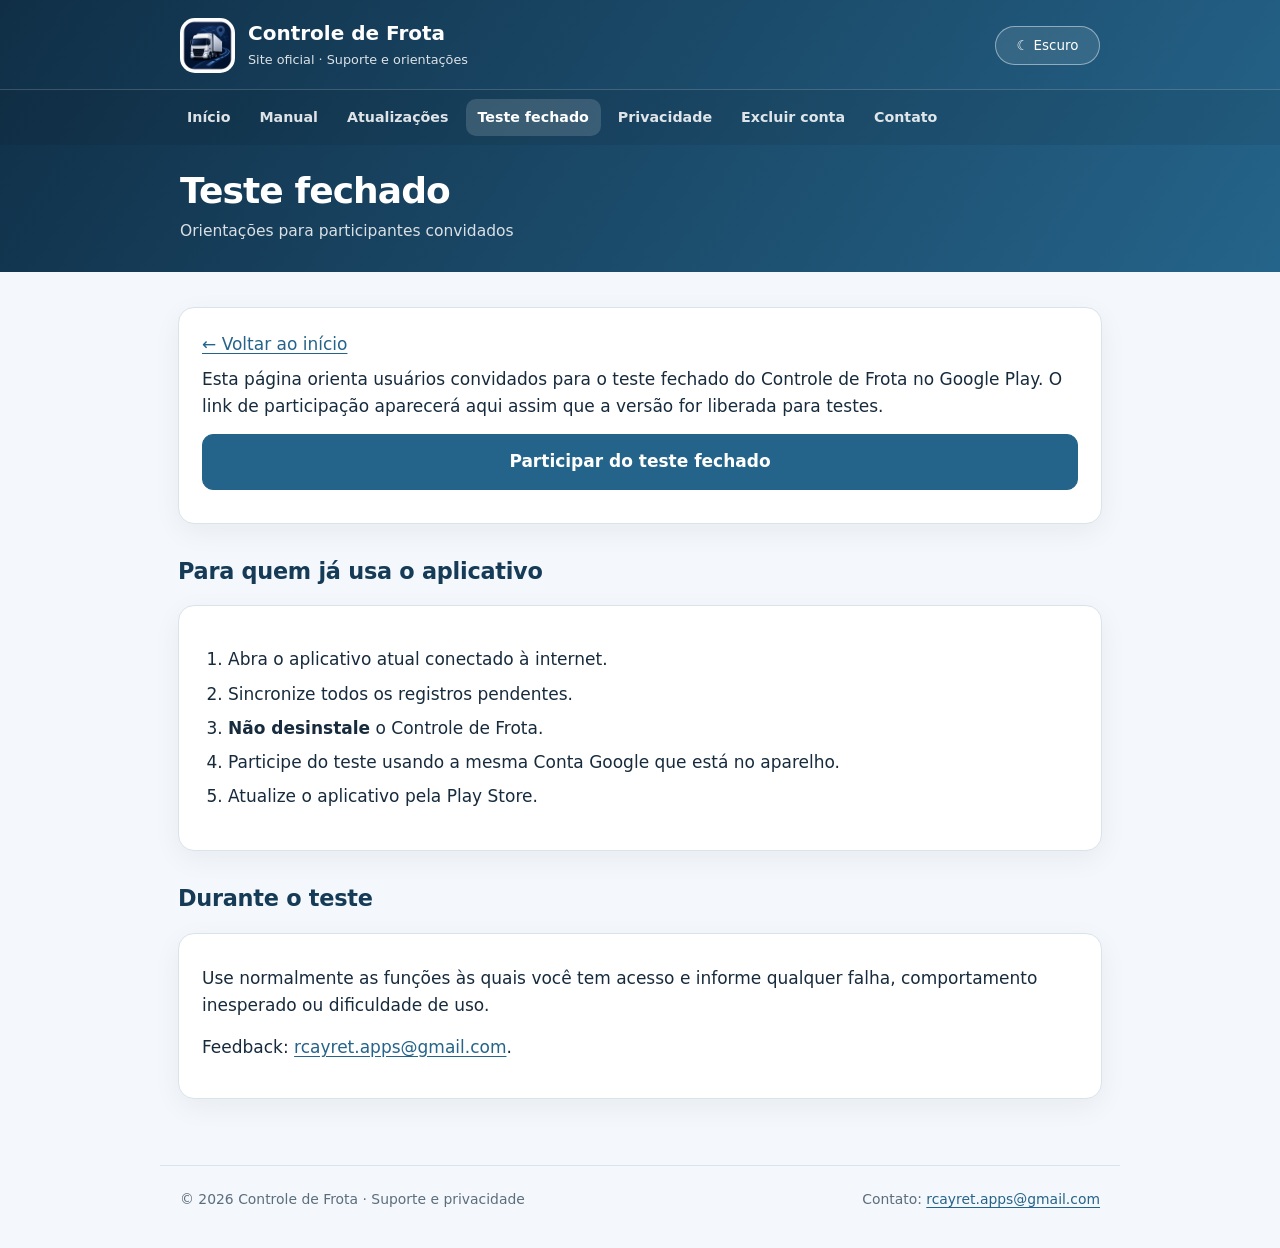
<file: teste/index.html>
<!doctype html>
<html lang="pt-BR">
<head>
  <meta charset="utf-8">
  <meta name="viewport" content="width=device-width,initial-scale=1">
  <title>Teste fechado - Controle de Frota</title>
  <link rel="stylesheet" href="../css/style.css">
  <script src="../assets/release-service.js" defer></script>
  <script src="../assets/theme.js" defer></script>
</head>
<body>
<header class="site-header">
  <div class="header-inner">
    <a class="brand" href="../" aria-label="Controle de Frota, início">
      <img src="../assets/app_icon.png" alt="" width="55" height="55">
      <span><span class="brand-name">Controle de Frota</span><span class="brand-subtitle">Site oficial · Suporte e orientações</span></span>
    </a>
    <button type="button" class="theme-toggle" data-theme-toggle aria-label="Alternar tema" title="Alternar tema"><span class="theme-icon" aria-hidden="true">☾</span><span class="theme-label">Escuro</span></button>
  </div>
  <nav class="site-nav" aria-label="Navegação principal"><div class="site-nav-inner"><a href="../">Início</a> <a href="../manual/">Manual</a> <a href="../atualizar/">Atualizações</a> <a href="../teste/" aria-current="page">Teste fechado</a> <a href="../privacidade/">Privacidade</a> <a href="../excluir-conta/">Excluir conta</a> <a href="../contato/">Contato</a></div></nav>
  <div class="page-heading"><h1>Teste fechado</h1><p class="subtitle">Orientações para participantes convidados</p></div>
</header>
<main>
  <div class="card">
    <a href="../">← Voltar ao início</a>
    <p>Esta página orienta usuários convidados para o teste fechado do Controle de Frota no Google Play. O link de participação aparecerá aqui assim que a versão for liberada para testes.</p>
    <a id="join" class="button" href="https://play.google.com/apps/testing/br.com.rcayret.controlefrota">Participar do teste fechado</a>
    <a id="play" class="button secondary" href="#" hidden>Abrir no Google Play</a>
  </div>

  <h2>Para quem já usa o aplicativo</h2>
  <div class="card">
    <ol>
      <li>Abra o aplicativo atual conectado à internet.</li>
      <li>Sincronize todos os registros pendentes.</li>
      <li><strong>Não desinstale</strong> o Controle de Frota.</li>
      <li>Participe do teste usando a mesma Conta Google que está no aparelho.</li>
      <li>Atualize o aplicativo pela Play Store.</li>
    </ol>
  </div>

  <h2>Durante o teste</h2>
  <div class="card">
    <p>Use normalmente as funções às quais você tem acesso e informe qualquer falha, comportamento inesperado ou dificuldade de uso.</p>
    <p>Feedback: <a href="mailto:rcayret.apps@gmail.com?subject=Feedback%20teste%20Controle%20de%20Frota">rcayret.apps@gmail.com</a>.</p>
  </div>
</main>
<footer id="footer"><div class="footer-inner"><span>© 2026 Controle de Frota · Suporte e privacidade</span><span>Contato: <a href="mailto:rcayret.apps@gmail.com">rcayret.apps@gmail.com</a></span></div></footer>
<script>
window.addEventListener('DOMContentLoaded', async () => {
  const join = document.getElementById('join');
  const play = document.getElementById('play');
  try {
    const c = await window.ControleFrotaReleaseService.load();
    const playUrl = c.play_store_url || window.ControleFrotaReleaseService.playStoreUrl;
    if (c.closed_test_opt_in_url) {
      join.href = 'https://play.google.com/apps/testing/br.com.rcayret.controlefrota';
      join.classList.remove('disabled');
      join.hidden = false;
    }
    if (c.closed_test_opt_in_url) {
      play.href = playUrl;
      play.hidden = false;
    }
  } catch (e) {
    console.error(e);
  }
});
</script>
</body>
</html>
</file>
<file: css/style.css>
:root {
  color-scheme: light;
  --brand: #25648a;
  --brand-strong: #153b57;
  --brand-soft: #eaf3f9;
  --surface: #ffffff;
  --surface-alt: #f4f7fb;
  --text: #172b3d;
  --muted: #5c6d7c;
  --border: #d9e3eb;
  --danger: #a12b38;
  --warning-bg: #fff0f2;
  --shadow: 0 8px 28px rgba(22, 50, 73, .055);
  --max: 960px;
}
:root[data-theme="dark"] {
  color-scheme: dark;
  --brand: #92c7eb;
  --brand-strong: #d3eaff;
  --brand-soft: #203d51;
  --surface: #1b2936;
  --surface-alt: #101b26;
  --text: #edf5fb;
  --muted: #b2c3d0;
  --border: #364a5d;
  --danger: #f3a1a9;
  --warning-bg: #432932;
  --shadow: 0 8px 30px rgba(0, 0, 0, .14);
}
@media (prefers-color-scheme: dark) {
  :root:not([data-theme="light"]) {
    color-scheme: dark;
    --brand: #92c7eb;
    --brand-strong: #d3eaff;
    --brand-soft: #203d51;
    --surface: #1b2936;
    --surface-alt: #101b26;
    --text: #edf5fb;
    --muted: #b2c3d0;
    --border: #364a5d;
    --danger: #f3a1a9;
    --warning-bg: #432932;
    --shadow: 0 8px 30px rgba(0, 0, 0, .14);
  }
}
* { box-sizing: border-box; }
html { scroll-behavior: smooth; }
body {
  margin: 0;
  font-family: system-ui, -apple-system, BlinkMacSystemFont, 'Segoe UI', sans-serif;
  background: var(--surface-alt);
  color: var(--text);
  line-height: 1.6;
  font-size: 17px;
}
a { color: var(--brand); text-underline-offset: 3px; }
a:hover { text-decoration-thickness: 2px; }
a:focus-visible,button:focus-visible { outline: 3px solid #fbbf24; outline-offset: 3px; }
[hidden] { display: none !important; }
.site-header { background: linear-gradient(123deg, #102f47, #25648a); color: #fff; }
.header-inner, .site-nav-inner, main, footer { max-width: var(--max); margin: 0 auto; }
.header-inner { display: flex; align-items: center; gap: 16px; justify-content: space-between; padding: 18px 20px 16px; }
.brand { display: flex; align-items: center; gap: 13px; color: #fff; text-decoration: none; min-width: 0; }
.brand:hover { text-decoration: none; }
.brand img { width: 55px; height: 55px; border-radius: 15px; background: rgba(255,255,255,.15); }
.brand-name { display: block; font-size: 1.25rem; line-height: 1.2; font-weight: 800; }
.brand-subtitle { display: block; font-size: .8rem; opacity: .85; margin-top: 5px; }
.theme-toggle { flex: none; border: 1px solid rgba(255,255,255,.45); color: #fff; background: rgba(255,255,255,.10); border-radius: 999px; padding: 8px 12px; font: inherit; font-size: .84rem; cursor: pointer; min-width: 105px; }
.theme-toggle:hover { background: rgba(255,255,255,.19); }
.theme-toggle .theme-icon { margin-right: 5px; }
.site-nav { border-top: 1px solid rgba(255,255,255,.18); background: rgba(0,0,0,.08); }
.site-nav-inner { display: flex; gap: 5px; overflow-x: auto; scrollbar-width: thin; padding: 9px 15px; }
.site-nav a { white-space: nowrap; display: inline-flex; align-items:center; padding: 7px 12px; border-radius: 10px; color: rgba(255,255,255,.86); text-decoration: none; font-weight: 600; font-size: .89rem; }
.site-nav a:hover, .site-nav a[aria-current="page"] { background: rgba(255,255,255,.15); color: #fff; }
.page-heading { max-width: var(--max); margin: 0 auto; padding: 24px 20px 28px; }
h1 { margin: 0; font-size: clamp(1.55rem, 3vw, 2.25rem); line-height: 1.2; letter-spacing: -.025em; }
.subtitle { margin: 7px 0 0; opacity: .84; font-size: .97rem; }
main { padding: 19px 18px 50px; min-height: 44vh; }
.card { background: var(--surface); border: 1px solid var(--border); border-radius: 16px; padding: 23px; margin: 16px 0; box-shadow: var(--shadow); }
h2 { color: var(--brand-strong); font-size: 1.4rem; margin: 30px 0 10px; letter-spacing:-.012em; }
h3 { font-size: 1.1rem; margin: 22px 0 7px; }
p { margin: 8px 0 14px; }
ul, ol { padding-left: 26px; }
li { margin: 7px 0; }
.button { display:block; width:100%; padding:13px 17px; margin:10px 0; border-radius:11px; color:#fff; background:#25648a; border:1px solid #25648a; text-align:center; text-decoration:none; font-weight:700; }
.button:hover { background:#174a69; border-color:#174a69; text-decoration:none; }
.button.secondary { background:transparent; color:var(--brand); border-color:var(--brand); }
.button.secondary:hover { background:var(--brand-soft); }
.button.disabled { background:#82919c; color:#fff; border-color:#82919c; pointer-events:none; }
.note { border-left:4px solid var(--brand); padding:13px 16px; background:var(--brand-soft); border-radius:8px; margin:14px 0; }
.warning { border-left-color:var(--danger); background:var(--warning-bg); }
.small { color:var(--muted); font-size:.91rem; }
.menu-item { border-bottom:1px solid var(--border); padding:14px 0; }
.menu-item:last-child { border-bottom:0; }
.menu-item strong { display:block; font-size:1.07rem; }
footer { padding:22px 20px 38px; border-top:1px solid var(--border); color:var(--muted); font-size:.87rem; }
.footer-inner { display:flex; flex-wrap:wrap; gap:8px 18px; align-items:center; justify-content:space-between; }
footer a { overflow-wrap:anywhere; }
code { font-size:.9em; overflow-wrap:anywhere; }
@media (max-width:620px) {
  body { font-size:16px; }
  .brand-name { font-size:1.08rem; }
  .brand-subtitle { display:none; }
  .brand img { width:46px; height:46px; border-radius:12px; }
  .header-inner { padding:13px 15px; }
  .theme-toggle { font-size:.8rem; min-width:98px; padding:8px; }
  .site-nav a { font-size:.86rem; }
  .page-heading { padding:22px 17px; }
  main { padding:12px 12px 38px; }
  .card { padding:17px; border-radius:13px; }
}
@media (prefers-reduced-motion: no-preference) {
  .button,.theme-toggle { transition:background-color .15s ease,border-color .15s ease; }
}
</file>
